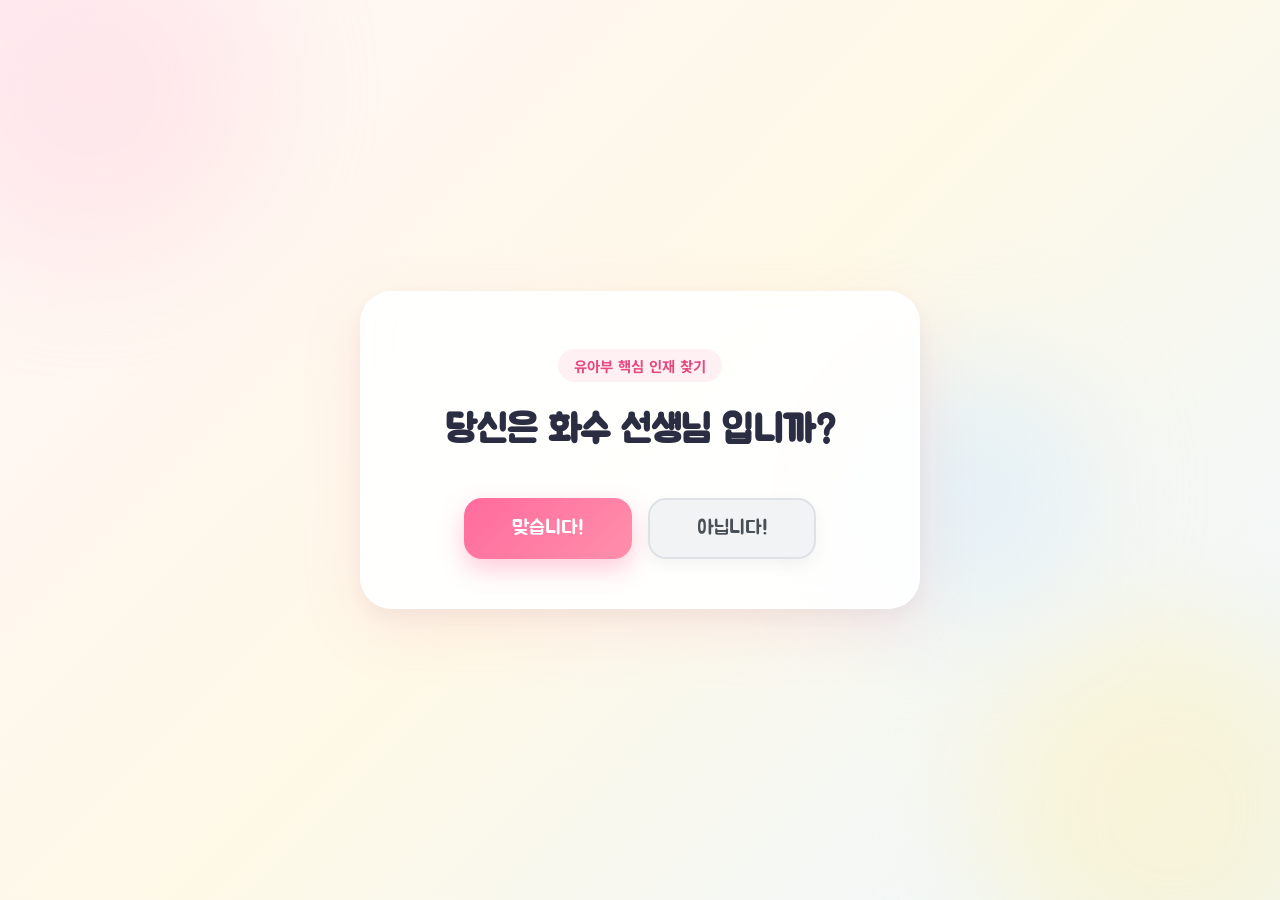
<file: index.html>
<!DOCTYPE html>
<html lang="ko">
<head>
  <meta charset="UTF-8">
  <meta name="viewport" content="width=device-width, initial-scale=1.0">
  <title>유아부 핵심 인재 찾기</title>
  <meta property="og:title" content="유아부 핵심 인재 찾기">
  <meta property="og:description" content="당신은 화수 선생님 입니까?">
  <meta property="og:type" content="website">
  <link rel="stylesheet" href="styles.css">
</head>
<body class="main-page">
  <div class="bg-deco" aria-hidden="true">
    <div class="bg-blob one"></div>
    <div class="bg-blob two"></div>
    <div class="bg-blob three"></div>
  </div>

  <main class="main-card">
    <div class="question-badge">유아부 핵심 인재 찾기</div>
    <h1 class="main-question">당신은 화수 선생님 입니까?</h1>

    <div class="button-group">
      <a href="celebrate.html" class="btn btn-yes">맞습니다!</a>
      <a href="rain.html" class="btn btn-no">아닙니다!</a>
    </div>
  </main>
</body>
</html>
</file>
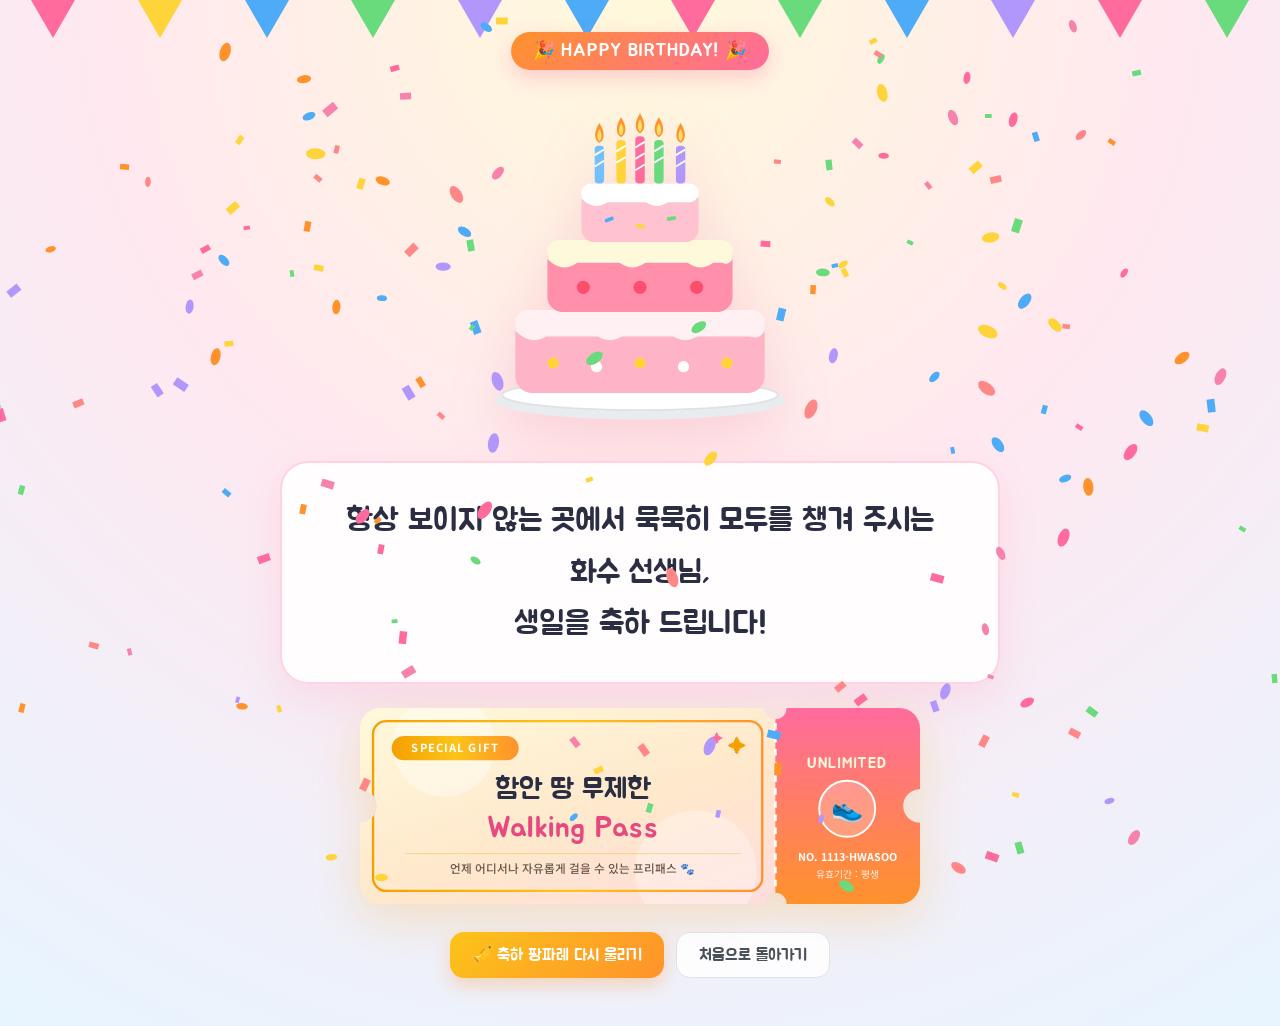
<file: celebrate.html>
<!DOCTYPE html>
<html lang="ko">
<head>
  <meta charset="UTF-8">
  <meta name="viewport" content="width=device-width, initial-scale=1.0">
  <title>화수 선생님, 생일을 축하드립니다!</title>
  <link rel="stylesheet" href="styles.css">
</head>
<body class="celebrate-page">
  <canvas id="confetti-canvas" aria-hidden="true"></canvas>

  <div class="bunting" aria-hidden="true">
    <div class="flag"></div><div class="flag"></div><div class="flag"></div>
    <div class="flag"></div><div class="flag"></div><div class="flag"></div>
    <div class="flag"></div><div class="flag"></div><div class="flag"></div>
    <div class="flag"></div><div class="flag"></div><div class="flag"></div>
  </div>

  <main class="celebrate-container">
    <div class="fanfare-banner">🎉 HAPPY BIRTHDAY! 🎉</div>

    <!-- 커다란 생일 케이크 -->
    <div class="cake-wrapper" aria-label="커다란 생일 케이크">
      <svg class="cake-svg" viewBox="0 0 360 340" xmlns="http://www.w3.org/2000/svg">
        <!-- 케이크 접시 -->
        <ellipse cx="180" cy="312" rx="154" ry="20" fill="#e9ecef" />
        <ellipse cx="180" cy="306" rx="146" ry="16" fill="#ffffff" stroke="#dee2e6" stroke-width="2" />

        <!-- 1단 (가장 아래 큰 케이크) -->
        <rect x="48" y="216" width="264" height="88" rx="18" fill="#ffb3c6" />
        <rect x="48" y="216" width="264" height="28" rx="14" fill="#fff0f3" />
        <!-- 1단 크림 물결 -->
        <path d="M48 238 Q68 258 88 238 T128 238 T168 238 T208 238 T248 238 T288 238 Q304 252 312 238 L312 224 L48 224 Z" fill="#fff0f3" />
        <!-- 1단 장식 점 -->
        <circle cx="88" cy="272" r="6" fill="#ffd43b" />
        <circle cx="134" cy="276" r="6" fill="#ffffff" />
        <circle cx="180" cy="272" r="6" fill="#ffd43b" />
        <circle cx="226" cy="276" r="6" fill="#ffffff" />
        <circle cx="272" cy="272" r="6" fill="#ffd43b" />

        <!-- 2단 (중간 케이크) -->
        <rect x="82" y="142" width="196" height="76" rx="16" fill="#ff8fab" />
        <rect x="82" y="142" width="196" height="24" rx="12" fill="#fff9db" />
        <path d="M82 162 Q100 180 118 162 T154 162 T190 162 T226 162 T262 162 Q272 172 278 162 L278 150 L82 150 Z" fill="#fff9db" />
        <!-- 2단 딸기 장식 -->
        <circle cx="120" cy="192" r="7" fill="#ff4d6d" />
        <circle cx="180" cy="192" r="7" fill="#ff4d6d" />
        <circle cx="240" cy="192" r="7" fill="#ff4d6d" />

        <!-- 3단 (맨 위 케이크) -->
        <rect x="118" y="82" width="124" height="62" rx="14" fill="#ffc2d1" />
        <rect x="118" y="82" width="124" height="20" rx="10" fill="#ffffff" />
        <path d="M118 98 Q134 114 150 98 T182 98 T214 98 T242 98 L242 88 L118 88 Z" fill="#ffffff" />
        <!-- 3단 스프링클 -->
        <rect x="142" y="120" width="10" height="4" rx="2" transform="rotate(-20 142 120)" fill="#4dabf7" />
        <rect x="176" y="124" width="10" height="4" rx="2" transform="rotate(15 176 124)" fill="#ffd43b" />
        <rect x="208" y="118" width="10" height="4" rx="2" transform="rotate(-10 208 118)" fill="#69db7c" />

        <!-- 촛불 5개 -->
        <!-- 촛불 1 -->
        <rect x="132" y="42" width="10" height="40" rx="4" fill="#74c0fc" />
        <path d="M132 52 L142 46 M132 64 L142 58" stroke="#ffffff" stroke-width="2" />
        <path class="flame" d="M137 18 C143 27 143 36 137 39 C131 36 131 27 137 18 Z" fill="#ff922b" />
        <path class="flame" d="M137 24 C140 29 140 35 137 37 C134 35 134 29 137 24 Z" fill="#ffe066" />

        <!-- 촛불 2 -->
        <rect x="155" y="36" width="10" height="46" rx="4" fill="#ffd43b" />
        <path d="M155 48 L165 42 M155 60 L165 54" stroke="#ffffff" stroke-width="2" />
        <path class="flame delay-1" d="M160 12 C166 21 166 30 160 33 C154 30 154 21 160 12 Z" fill="#ff922b" />
        <path class="flame delay-1" d="M160 18 C163 23 163 29 160 31 C157 29 157 23 160 18 Z" fill="#ffe066" />

        <!-- 촛불 3 (중앙) -->
        <rect x="175" y="32" width="10" height="50" rx="4" fill="#ff6b9d" />
        <path d="M175 44 L185 38 M175 56 L185 50 M175 68 L185 62" stroke="#ffffff" stroke-width="2" />
        <path class="flame delay-2" d="M180 8 C186 17 186 26 180 29 C174 26 174 17 180 8 Z" fill="#ff922b" />
        <path class="flame delay-2" d="M180 14 C183 19 183 25 180 27 C177 25 177 19 180 14 Z" fill="#ffe066" />

        <!-- 촛불 4 -->
        <rect x="195" y="36" width="10" height="46" rx="4" fill="#69db7c" />
        <path d="M195 48 L205 42 M195 60 L205 54" stroke="#ffffff" stroke-width="2" />
        <path class="flame delay-3" d="M200 12 C206 21 206 30 200 33 C194 30 194 21 200 12 Z" fill="#ff922b" />
        <path class="flame delay-3" d="M200 18 C203 23 203 29 200 31 C197 29 197 23 200 18 Z" fill="#ffe066" />

        <!-- 촛불 5 -->
        <rect x="218" y="42" width="10" height="40" rx="4" fill="#b197fc" />
        <path d="M218 52 L228 46 M218 64 L228 58" stroke="#ffffff" stroke-width="2" />
        <path class="flame delay-4" d="M223 18 C229 27 229 36 223 39 C217 36 217 27 223 18 Z" fill="#ff922b" />
        <path class="flame delay-4" d="M223 24 C226 29 226 35 223 37 C220 35 220 29 223 24 Z" fill="#ffe066" />
      </svg>
    </div>

    <div class="celebrate-message-box">
      <p class="celebrate-message">
        항상 보이지 않는 곳에서 묵묵히 모두를 챙겨 주시는 화수 선생님,<br>
        생일을 축하 드립니다!
      </p>
    </div>

    <!-- 함안 땅 무제한 Walking Pass 티켓 이미지 -->
    <div class="ticket-wrapper">
      <svg class="ticket-svg" viewBox="0 0 600 210" role="img" aria-label="함안 땅 무제한 Walking Pass 티켓" xmlns="http://www.w3.org/2000/svg">
        <defs>
          <linearGradient id="ticketBg" x1="0%" y1="0%" x2="100%" y2="100%">
            <stop offset="0%" stop-color="#fff9db" />
            <stop offset="50%" stop-color="#ffe8cc" />
            <stop offset="100%" stop-color="#ffd8e4" />
          </linearGradient>
          <linearGradient id="ticketGold" x1="0%" y1="0%" x2="100%" y2="0%">
            <stop offset="0%" stop-color="#f59f00" />
            <stop offset="50%" stop-color="#fcc419" />
            <stop offset="100%" stop-color="#ff922b" />
          </linearGradient>
          <linearGradient id="stubBg" x1="0%" y1="0%" x2="0%" y2="100%">
            <stop offset="0%" stop-color="#ff6b9d" />
            <stop offset="100%" stop-color="#ff922b" />
          </linearGradient>
          <mask id="ticketMask">
            <rect x="0" y="0" width="600" height="210" rx="22" fill="#ffffff" />
            <!-- 좌우 반원 펀칭 -->
            <circle cx="0" cy="105" r="18" fill="#000000" />
            <circle cx="600" cy="105" r="18" fill="#000000" />
            <!-- 절취선 상하 노치 -->
            <circle cx="445" cy="0" r="12" fill="#000000" />
            <circle cx="445" cy="210" r="12" fill="#000000" />
          </mask>
        </defs>

        <g mask="url(#ticketMask)">
          <!-- 티켓 배경 -->
          <rect x="0" y="0" width="600" height="210" fill="url(#ticketBg)" />
          <!-- 오른쪽 스텁 영역 -->
          <rect x="445" y="0" width="155" height="210" fill="url(#stubBg)" />
          <!-- 장식용 은은한 원 -->
          <circle cx="90" cy="40" r="55" fill="#ffffff" opacity="0.35" />
          <circle cx="360" cy="175" r="65" fill="#ffffff" opacity="0.3" />

          <!-- 안쪽 골드 테두리 -->
          <rect x="14" y="14" width="417" height="182" rx="14" fill="none" stroke="url(#ticketGold)" stroke-width="2.5" />

          <!-- 상단 VIP 배지 -->
          <rect x="34" y="30" width="136" height="26" rx="13" fill="url(#ticketGold)" />
          <text x="102" y="47" text-anchor="middle" fill="#ffffff" font-family="'Noto Sans KR', sans-serif" font-size="12" font-weight="700" letter-spacing="1.2">SPECIAL GIFT</text>

          <!-- 반짝이 별 장식 -->
          <text x="404" y="48" text-anchor="middle" fill="#f59f00" font-size="20">✦</text>
          <text x="382" y="38" text-anchor="middle" fill="#ff6b9d" font-size="13">✦</text>

          <!-- 메인 티켓 타이틀 -->
          <text x="228" y="96" text-anchor="middle" fill="#2b2d42" font-family="'Jua', 'Noto Sans KR', sans-serif" font-size="30">함안 땅 무제한</text>
          <text x="228" y="138" text-anchor="middle" fill="#e64980" font-family="'Jua', 'Noto Sans KR', sans-serif" font-size="32" letter-spacing="0.5">Walking Pass</text>

          <!-- 하단 안내 문구 -->
          <line x1="48" y1="156" x2="408" y2="156" stroke="#f59f00" stroke-width="1" stroke-opacity="0.35" />
          <text x="228" y="177" text-anchor="middle" fill="#6c584c" font-family="'Noto Sans KR', sans-serif" font-size="12.5" font-weight="500">언제 어디서나 자유롭게 걸을 수 있는 프리패스 🐾</text>

          <!-- 절취선 -->
          <line x1="445" y1="16" x2="445" y2="194" stroke="#ffffff" stroke-width="3" stroke-dasharray="7 7" />

          <!-- 오른쪽 스텁 내용 -->
          <text x="522" y="64" text-anchor="middle" fill="#fff9db" font-family="'Jua', 'Noto Sans KR', sans-serif" font-size="16" letter-spacing="1">UNLIMITED</text>
          <circle cx="522" cy="108" r="30" fill="rgba(255,255,255,0.22)" stroke="#ffffff" stroke-width="2" />
          <text x="522" y="117" text-anchor="middle" font-size="28">👟</text>
          <text x="522" y="164" text-anchor="middle" fill="#ffffff" font-family="'Noto Sans KR', sans-serif" font-size="11.5" font-weight="700">NO. 1113-HWASOO</text>
          <text x="522" y="182" text-anchor="middle" fill="rgba(255,255,255,0.88)" font-family="'Noto Sans KR', sans-serif" font-size="10.5">유효기간 : 평생</text>
        </g>
      </svg>
    </div>

    <div class="celebrate-actions">
      <button type="button" id="replay-fanfare-btn" class="btn btn-fanfare">🎺 축하 팡파레 다시 울리기</button>
      <a href="index.html" class="btn btn-back-light">처음으로 돌아가기</a>
    </div>
  </main>

  <script>
    // 1. 꽃가루 & 축하 컨페티 애니메이션
    const canvas = document.getElementById('confetti-canvas');
    const ctx = canvas.getContext('2d');
    let width = (canvas.width = window.innerWidth);
    let height = (canvas.height = window.innerHeight);

    window.addEventListener('resize', () => {
      width = canvas.width = window.innerWidth;
      height = canvas.height = window.innerHeight;
    });

    const colors = [
      '#ff6b9d', '#ffd43b', '#4dabf7', '#69db7c',
      '#b197fc', '#ff922b', '#ff8787', '#f783ac'
    ];

    const particles = [];

    function createParticle(fromSide = null) {
      const isPetal = Math.random() < 0.45;
      let x, y, vx, vy;

      if (fromSide === 'left') {
        x = 0;
        y = height * (0.4 + Math.random() * 0.4);
        vx = 4 + Math.random() * 8;
        vy = -(6 + Math.random() * 8);
      } else if (fromSide === 'right') {
        x = width;
        y = height * (0.4 + Math.random() * 0.4);
        vx = -(4 + Math.random() * 8);
        vy = -(6 + Math.random() * 8);
      } else {
        x = Math.random() * width;
        y = -20 - Math.random() * height * 0.4;
        vx = (Math.random() - 0.5) * 2.2;
        vy = 1.6 + Math.random() * 2.4;
      }

      return {
        x,
        y,
        vx,
        vy,
        size: 6 + Math.random() * 8,
        color: colors[Math.floor(Math.random() * colors.length)],
        rotation: Math.random() * Math.PI * 2,
        rotSpeed: (Math.random() - 0.5) * 0.14,
        swayOffset: Math.random() * Math.PI * 2,
        isPetal,
        burst: Boolean(fromSide)
      };
    }

    function launchFanfareBurst() {
      for (let i = 0; i < 45; i++) {
        particles.push(createParticle('left'));
        particles.push(createParticle('right'));
      }
    }

    // 초기 꽃가루 세팅 + 팡파레 발사
    for (let i = 0; i < 90; i++) {
      const p = createParticle();
      p.y = Math.random() * height;
      particles.push(p);
    }
    launchFanfareBurst();

    function animateConfetti() {
      ctx.clearRect(0, 0, width, height);

      for (let i = particles.length - 1; i >= 0; i--) {
        const p = particles[i];
        p.swayOffset += 0.04;
        p.x += p.vx + Math.sin(p.swayOffset) * 0.7;
        p.y += p.vy;
        p.rotation += p.rotSpeed;

        if (p.burst) {
          p.vy += 0.16; // 중력
          p.vx *= 0.99;
        }

        ctx.save();
        ctx.translate(p.x, p.y);
        ctx.rotate(p.rotation);
        ctx.fillStyle = p.color;

        if (p.isPetal) {
          // 꽃잎 모양
          ctx.beginPath();
          ctx.ellipse(0, 0, p.size * 0.75, p.size * 0.42, 0, 0, Math.PI * 2);
          ctx.fill();
        } else {
          // 반짝이 종이 조각
          ctx.fillRect(-p.size / 2, -p.size / 3, p.size, p.size * 0.6);
        }
        ctx.restore();

        if (p.y > height + 30) {
          if (p.burst && particles.length > 110) {
            particles.splice(i, 1);
          } else {
            particles[i] = createParticle();
          }
        }
      }

      requestAnimationFrame(animateConfetti);
    }
    animateConfetti();

    // 2. Web Audio API 축하 팡파레 사운드
    let audioCtx = null;

    function playFanfareSound() {
      try {
        const AudioContext = window.AudioContext || window.webkitAudioContext;
        if (!AudioContext) return;
        if (!audioCtx) audioCtx = new AudioContext();
        if (audioCtx.state === 'suspended') {
          audioCtx.resume();
        }

        const now = audioCtx.currentTime;
        // C5 - E5 - G5 - C6 팡파레 멜로디 + 화음
        const notes = [
          { freq: 523.25, start: 0.0, dur: 0.14 },
          { freq: 659.25, start: 0.14, dur: 0.14 },
          { freq: 783.99, start: 0.28, dur: 0.14 },
          { freq: 1046.50, start: 0.44, dur: 0.55 },
          // 마지막 화음
          { freq: 523.25, start: 0.44, dur: 0.55 },
          { freq: 659.25, start: 0.44, dur: 0.55 },
          { freq: 783.99, start: 0.44, dur: 0.55 }
        ];

        notes.forEach(({ freq, start, dur }) => {
          const osc = audioCtx.createOscillator();
          const gain = audioCtx.createGain();
          osc.type = 'triangle';
          osc.frequency.setValueAtTime(freq, now + start);

          gain.gain.setValueAtTime(0.001, now + start);
          gain.gain.exponentialRampToValueAtTime(0.14, now + start + 0.03);
          gain.gain.exponentialRampToValueAtTime(0.001, now + start + dur);

          osc.connect(gain);
          gain.connect(audioCtx.destination);
          osc.start(now + start);
          osc.stop(now + start + dur + 0.02);
        });
      } catch (e) {
        // 오디오 재생이 차단되어도 화면 동작에는 영향 없음
      }
    }

    // 페이지 진입 시 자동 재생 시도
    window.addEventListener('DOMContentLoaded', () => {
      playFanfareSound();
    });

    document.getElementById('replay-fanfare-btn').addEventListener('click', () => {
      launchFanfareBurst();
      playFanfareSound();
    });
  </script>
</body>
</html>
</file>
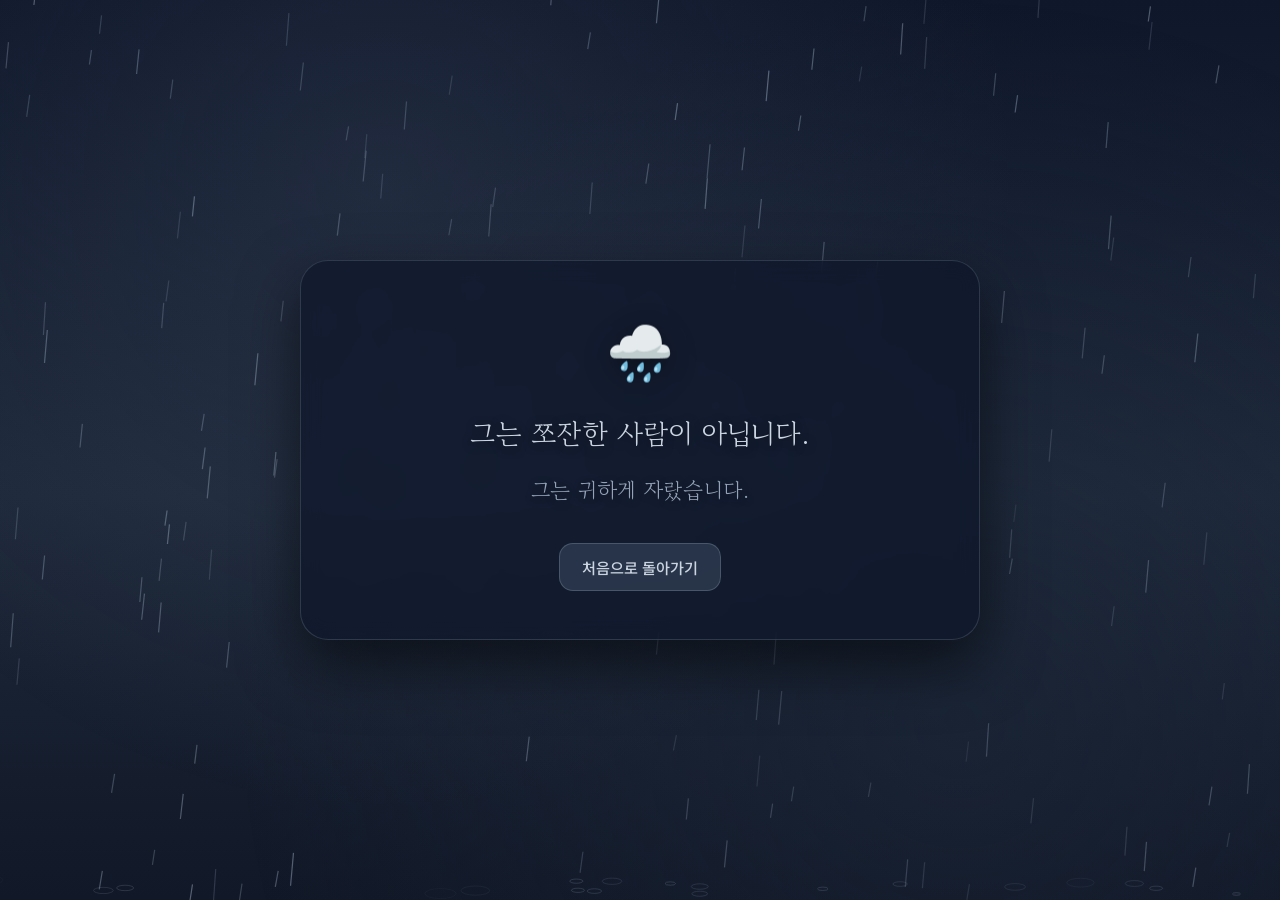
<file: rain.html>
<!DOCTYPE html>
<html lang="ko">
<head>
  <meta charset="UTF-8">
  <meta name="viewport" content="width=device-width, initial-scale=1.0">
  <title>비가 내립니다...</title>
  <link rel="stylesheet" href="styles.css">
</head>
<body class="rain-page">
  <canvas id="rain-canvas" aria-hidden="true"></canvas>
  <div class="storm-fog" aria-hidden="true"></div>
  <div id="lightning" class="lightning-flash" aria-hidden="true"></div>

  <main class="rain-container">
    <div class="rain-icon" aria-hidden="true">🌧️</div>
    <p class="rain-message">
      그는 쪼잔한 사람이 아닙니다.
    </p>
    <p class="rain-submessage">
      그는 귀하게 자랐습니다.
    </p>
    <div class="rain-actions">
      <a href="index.html" class="btn btn-back-dark">처음으로 돌아가기</a>
    </div>
  </main>

  <script>
    const canvas = document.getElementById('rain-canvas');
    const ctx = canvas.getContext('2d');
    const lightningEl = document.getElementById('lightning');

    let width = (canvas.width = window.innerWidth);
    let height = (canvas.height = window.innerHeight);

    window.addEventListener('resize', () => {
      width = canvas.width = window.innerWidth;
      height = canvas.height = window.innerHeight;
    });

    const drops = [];
    const splashes = [];
    const dropCount = 190;

    function createDrop(randomY = false) {
      return {
        x: Math.random() * (width + 120) - 60,
        y: randomY ? Math.random() * height : -40 - Math.random() * 120,
        len: 14 + Math.random() * 20,
        speed: 9 + Math.random() * 8,
        wind: -1.4 - Math.random() * 0.8,
        alpha: 0.2 + Math.random() * 0.35
      };
    }

    for (let i = 0; i < dropCount; i++) {
      drops.push(createDrop(true));
    }

    function animateRain() {
      ctx.clearRect(0, 0, width, height);

      // 빗줄기 그리기
      for (let i = 0; i < drops.length; i++) {
        const d = drops[i];
        d.x += d.wind;
        d.y += d.speed;

        ctx.strokeStyle = `rgba(148, 163, 184, ${d.alpha})`;
        ctx.lineWidth = 1.2;
        ctx.beginPath();
        ctx.moveTo(d.x, d.y);
        ctx.lineTo(d.x + d.wind * 1.4, d.y + d.len);
        ctx.stroke();

        if (d.y > height - 10) {
          if (Math.random() < 0.35) {
            splashes.push({
              x: d.x,
              y: height - 6 - Math.random() * 14,
              r: 2,
              maxR: 10 + Math.random() * 10,
              alpha: 0.35
            });
          }
          drops[i] = createDrop(false);
        }
      }

      // 바닥 빗물 파문 그리기
      for (let i = splashes.length - 1; i >= 0; i--) {
        const s = splashes[i];
        s.r += 0.65;
        s.alpha -= 0.014;

        if (s.alpha <= 0 || s.r >= s.maxR) {
          splashes.splice(i, 1);
          continue;
        }

        ctx.strokeStyle = `rgba(148, 163, 184, ${s.alpha})`;
        ctx.lineWidth = 1;
        ctx.beginPath();
        ctx.ellipse(s.x, s.y, s.r, s.r * 0.32, 0, 0, Math.PI * 2);
        ctx.stroke();
      }

      requestAnimationFrame(animateRain);
    }

    animateRain();

    // 가끔 어두운 번개 번쩍임 효과
    function triggerLightning() {
      lightningEl.style.opacity = '1';
      setTimeout(() => {
        lightningEl.style.opacity = '0';
      }, 90);
      setTimeout(() => {
        lightningEl.style.opacity = '0.6';
      }, 170);
      setTimeout(() => {
        lightningEl.style.opacity = '0';
      }, 260);

      const nextDelay = 4500 + Math.random() * 6500;
      setTimeout(triggerLightning, nextDelay);
    }

    setTimeout(triggerLightning, 2800);
  </script>
</body>
</html>
</file>
<file: styles.css>
@import url('https://fonts.googleapis.com/css2?family=Gowun+Batang:wght@400;700&family=Jua&family=Noto+Sans+KR:wght@400;500;700;900&display=swap');

:root {
  --font-main: 'Noto Sans KR', 'Malgun Gothic', 'Apple SD Gothic Neo', sans-serif;
  --font-display: 'Jua', 'Noto Sans KR', 'Malgun Gothic', sans-serif;
  --font-serif: 'Gowun Batang', 'Noto Serif KR', serif;
}

* {
  box-sizing: border-box;
  margin: 0;
  padding: 0;
}

html,
body {
  width: 100%;
  min-height: 100vh;
  font-family: var(--font-main);
  overflow-x: hidden;
}

/* ==================== MAIN PAGE ==================== */
body.main-page {
  display: flex;
  align-items: center;
  justify-content: center;
  background: linear-gradient(135deg, #fff5f7 0%, #fef9e7 50%, #eef7ff 100%);
  position: relative;
  padding: 24px;
}

.bg-deco {
  position: fixed;
  inset: 0;
  pointer-events: none;
  overflow: hidden;
  z-index: 0;
}

.bg-blob {
  position: absolute;
  border-radius: 50%;
  filter: blur(60px);
  opacity: 0.45;
  animation: floatBlob 10s ease-in-out infinite alternate;
}

.bg-blob.one {
  width: 340px;
  height: 340px;
  background: #ffd6e0;
  top: -80px;
  left: -80px;
}

.bg-blob.two {
  width: 380px;
  height: 380px;
  background: #fff0b3;
  bottom: -100px;
  right: -80px;
  animation-delay: -4s;
}

.bg-blob.three {
  width: 260px;
  height: 260px;
  background: #cfe8ff;
  top: 40%;
  left: 65%;
  animation-delay: -2s;
}

@keyframes floatBlob {
  0% {
    transform: translate(0, 0) scale(1);
  }
  100% {
    transform: translate(24px, -24px) scale(1.08);
  }
}

.main-card {
  position: relative;
  z-index: 1;
  background: rgba(255, 255, 255, 0.88);
  backdrop-filter: blur(14px);
  border: 2px solid rgba(255, 255, 255, 0.9);
  border-radius: 32px;
  padding: 56px 44px 48px;
  max-width: 560px;
  width: 100%;
  text-align: center;
  box-shadow:
    0 20px 60px rgba(255, 143, 171, 0.16),
    0 8px 24px rgba(0, 0, 0, 0.05);
  animation: cardEnter 0.7s cubic-bezier(0.22, 1, 0.36, 1) both;
}

@keyframes cardEnter {
  from {
    opacity: 0;
    transform: translateY(24px) scale(0.96);
  }
  to {
    opacity: 1;
    transform: translateY(0) scale(1);
  }
}

.question-badge {
  display: inline-block;
  padding: 6px 16px;
  border-radius: 999px;
  background: #fff0f3;
  color: #e64980;
  font-size: 0.9rem;
  font-weight: 700;
  margin-bottom: 22px;
  letter-spacing: 0.02em;
}

.main-question {
  font-family: var(--font-display);
  font-size: clamp(1.75rem, 4.5vw, 2.4rem);
  color: #2b2d42;
  line-height: 1.4;
  margin-bottom: 40px;
  word-break: keep-all;
}

.button-group {
  display: flex;
  gap: 16px;
  justify-content: center;
  flex-wrap: wrap;
}

.btn {
  display: inline-flex;
  align-items: center;
  justify-content: center;
  gap: 8px;
  min-width: 168px;
  padding: 16px 28px;
  border-radius: 18px;
  font-family: var(--font-display);
  font-size: 1.25rem;
  text-decoration: none;
  cursor: pointer;
  border: none;
  transition: transform 0.2s cubic-bezier(0.22, 1, 0.36, 1), box-shadow 0.2s ease, filter 0.2s ease;
}

.btn:active {
  transform: translateY(1px) scale(0.98);
}

.btn-yes {
  background: linear-gradient(135deg, #ff6b9d 0%, #ff8fab 100%);
  color: #ffffff;
  box-shadow: 0 10px 24px rgba(255, 107, 157, 0.35);
}

.btn-yes:hover {
  transform: translateY(-3px) scale(1.03);
  box-shadow: 0 14px 30px rgba(255, 107, 157, 0.45);
}

.btn-no {
  background: #f1f3f5;
  color: #495057;
  border: 2px solid #dee2e6;
  box-shadow: 0 6px 16px rgba(0, 0, 0, 0.05);
}

.btn-no:hover {
  transform: translateY(-3px);
  background: #e9ecef;
  color: #212529;
}

/* ==================== CELEBRATE PAGE ==================== */
body.celebrate-page {
  display: flex;
  flex-direction: column;
  align-items: center;
  justify-content: center;
  background: radial-gradient(circle at top, #fff9db 0%, #ffe8f0 45%, #e7f5ff 100%);
  position: relative;
  padding: 32px 20px 48px;
  overflow: hidden;
}

#confetti-canvas {
  position: fixed;
  inset: 0;
  width: 100%;
  height: 100%;
  pointer-events: none;
  z-index: 10;
}

.bunting {
  position: fixed;
  top: 0;
  left: 0;
  width: 100%;
  height: 54px;
  display: flex;
  justify-content: space-around;
  pointer-events: none;
  z-index: 5;
}

.flag {
  width: 0;
  height: 0;
  border-left: 22px solid transparent;
  border-right: 22px solid transparent;
  border-top: 38px solid #ff6b9d;
  animation: swing 2.6s ease-in-out infinite alternate;
  transform-origin: top center;
}

.flag:nth-child(2n) { border-top-color: #ffd43b; animation-delay: -0.6s; }
.flag:nth-child(3n) { border-top-color: #4dabf7; animation-delay: -1.2s; }
.flag:nth-child(4n) { border-top-color: #69db7c; animation-delay: -1.8s; }
.flag:nth-child(5n) { border-top-color: #b197fc; animation-delay: -0.3s; }

@keyframes swing {
  from { transform: rotate(-5deg); }
  to { transform: rotate(5deg); }
}

.celebrate-container {
  position: relative;
  z-index: 6;
  max-width: 720px;
  width: 100%;
  text-align: center;
  display: flex;
  flex-direction: column;
  align-items: center;
}

.fanfare-banner {
  display: inline-flex;
  align-items: center;
  gap: 8px;
  background: linear-gradient(135deg, #ff922b, #ff6b9d);
  color: #fff;
  padding: 8px 22px;
  border-radius: 999px;
  font-family: var(--font-display);
  font-size: 1.1rem;
  letter-spacing: 0.04em;
  box-shadow: 0 8px 20px rgba(255, 107, 157, 0.3);
  margin-bottom: 24px;
  animation: popBounce 0.8s cubic-bezier(0.34, 1.56, 0.64, 1) both;
}

@keyframes popBounce {
  0% { opacity: 0; transform: scale(0.5); }
  100% { opacity: 1; transform: scale(1); }
}

/* Giant Birthday Cake */
.cake-wrapper {
  position: relative;
  margin: 12px auto 34px;
  animation: cakeRise 0.9s cubic-bezier(0.22, 1, 0.36, 1) 0.15s both;
  filter: drop-shadow(0 18px 28px rgba(230, 73, 128, 0.18));
}

@keyframes cakeRise {
  from { opacity: 0; transform: translateY(36px) scale(0.9); }
  to { opacity: 1; transform: translateY(0) scale(1); }
}

.cake-svg {
  width: min(340px, 78vw);
  height: auto;
  display: block;
}

.flame {
  transform-box: fill-box;
  transform-origin: center bottom;
  animation: flicker 0.9s ease-in-out infinite alternate;
}

.flame.delay-1 { animation-delay: -0.3s; }
.flame.delay-2 { animation-delay: -0.6s; }
.flame.delay-3 { animation-delay: -0.15s; }
.flame.delay-4 { animation-delay: -0.45s; }

@keyframes flicker {
  0% { transform: scale(1) rotate(-3deg); opacity: 0.95; }
  50% { transform: scale(1.08, 1.15) rotate(2deg); opacity: 1; }
  100% { transform: scale(0.95, 1.05) rotate(-2deg); opacity: 0.9; }
}

.celebrate-message-box {
  background: rgba(255, 255, 255, 0.9);
  backdrop-filter: blur(12px);
  border: 2px solid rgba(255, 182, 206, 0.6);
  border-radius: 28px;
  padding: 32px 36px;
  box-shadow: 0 16px 40px rgba(255, 107, 157, 0.14);
  margin-bottom: 24px;
  animation: fadeUp 0.8s ease 0.35s both;
}

.ticket-wrapper {
  width: 100%;
  max-width: 560px;
  margin: 0 auto 28px;
  animation: fadeUp 0.8s ease 0.45s both;
  filter: drop-shadow(0 14px 24px rgba(245, 159, 0, 0.22));
  transition: transform 0.25s ease;
}

.ticket-wrapper:hover {
  transform: translateY(-4px) rotate(-0.8deg);
}

.ticket-svg {
  width: 100%;
  height: auto;
  display: block;
}

@keyframes fadeUp {
  from { opacity: 0; transform: translateY(20px); }
  to { opacity: 1; transform: translateY(0); }
}

.celebrate-message {
  font-family: var(--font-display);
  font-size: clamp(1.35rem, 3.6vw, 1.95rem);
  color: #2b2d42;
  line-height: 1.65;
  word-break: keep-all;
}

.celebrate-actions {
  display: flex;
  gap: 12px;
  flex-wrap: wrap;
  justify-content: center;
  animation: fadeUp 0.8s ease 0.55s both;
}

.btn-fanfare {
  background: linear-gradient(135deg, #fcc419, #ff922b);
  color: #fff;
  font-size: 1rem;
  min-width: auto;
  padding: 12px 22px;
  border-radius: 14px;
  box-shadow: 0 8px 18px rgba(255, 146, 43, 0.3);
}

.btn-fanfare:hover {
  transform: translateY(-2px);
}

.btn-back-light {
  background: rgba(255, 255, 255, 0.85);
  color: #495057;
  border: 1.5px solid #dee2e6;
  font-size: 1rem;
  min-width: auto;
  padding: 12px 22px;
  border-radius: 14px;
}

.btn-back-light:hover {
  background: #ffffff;
  transform: translateY(-2px);
}

@media (max-width: 600px), (max-height: 780px) {
  body.celebrate-page {
    min-height: 100dvh;
    padding: 28px 14px 16px;
    overflow-y: auto;
  }

  .bunting {
    height: 28px;
  }

  .flag {
    border-left-width: 14px;
    border-right-width: 14px;
    border-top-width: 24px;
  }

  .fanfare-banner {
    font-size: 0.9rem;
    padding: 5px 14px;
    margin-bottom: 8px;
  }

  .cake-wrapper {
    margin: 4px auto 10px;
  }

  .cake-svg {
    width: min(175px, 44vw, 23vh);
  }

  .celebrate-message-box {
    padding: 14px 16px;
    border-radius: 18px;
    margin-bottom: 10px;
  }

  .celebrate-message {
    font-size: clamp(0.98rem, 3.8vw, 1.25rem);
    line-height: 1.42;
  }

  .ticket-wrapper {
    max-width: min(390px, 90vw);
    margin: 0 auto 12px;
  }

  .celebrate-actions {
    gap: 8px;
  }

  .btn-fanfare,
  .btn-back-light {
    font-size: 0.85rem;
    padding: 9px 14px;
    border-radius: 12px;
  }
}

/* ==================== RAIN PAGE ==================== */
body.rain-page {
  display: flex;
  flex-direction: column;
  align-items: center;
  justify-content: center;
  background: linear-gradient(180deg, #0f172a 0%, #1e293b 55%, #111827 100%);
  color: #e2e8f0;
  position: relative;
  padding: 32px 20px;
  overflow: hidden;
}

#rain-canvas {
  position: fixed;
  inset: 0;
  width: 100%;
  height: 100%;
  pointer-events: none;
  z-index: 1;
}

.storm-fog {
  position: fixed;
  inset: 0;
  background:
    radial-gradient(circle at 30% 20%, rgba(100, 116, 139, 0.16), transparent 55%),
    radial-gradient(circle at 75% 80%, rgba(30, 41, 59, 0.45), transparent 60%);
  pointer-events: none;
  z-index: 2;
}

.lightning-flash {
  position: fixed;
  inset: 0;
  background: rgba(203, 213, 225, 0.18);
  opacity: 0;
  pointer-events: none;
  z-index: 3;
  transition: opacity 0.15s ease;
}

.rain-container {
  position: relative;
  z-index: 5;
  max-width: 680px;
  width: 100%;
  text-align: center;
  background: rgba(15, 23, 42, 0.72);
  backdrop-filter: blur(10px);
  border: 1px solid rgba(148, 163, 184, 0.22);
  border-radius: 28px;
  padding: 48px 36px;
  box-shadow: 0 24px 60px rgba(0, 0, 0, 0.55);
  animation: gloomyFade 1.1s ease both;
}

@keyframes gloomyFade {
  from { opacity: 0; transform: translateY(16px); }
  to { opacity: 1; transform: translateY(0); }
}

.rain-icon {
  font-size: 3.4rem;
  margin-bottom: 20px;
  display: inline-block;
  filter: grayscale(0.35) drop-shadow(0 6px 14px rgba(0, 0, 0, 0.45));
  animation: cloudSigh 3.5s ease-in-out infinite alternate;
}

@keyframes cloudSigh {
  from { transform: translateY(0); }
  to { transform: translateY(6px); }
}

.rain-message {
  font-family: var(--font-serif);
  font-size: clamp(1.25rem, 3.3vw, 1.75rem);
  line-height: 1.8;
  color: #cbd5e1;
  word-break: keep-all;
  margin-bottom: 14px;
  text-shadow: 0 2px 10px rgba(0, 0, 0, 0.5);
}

.rain-submessage {
  font-family: var(--font-serif);
  font-size: clamp(1.05rem, 2.7vw, 1.35rem);
  line-height: 1.7;
  color: #94a3b8;
  word-break: keep-all;
  margin-bottom: 34px;
  text-shadow: 0 2px 8px rgba(0, 0, 0, 0.45);
}

.rain-actions {
  display: flex;
  gap: 12px;
  justify-content: center;
  flex-wrap: wrap;
}

.btn-back-dark {
  background: rgba(51, 65, 85, 0.7);
  color: #cbd5e1;
  border: 1px solid rgba(148, 163, 184, 0.3);
  font-family: var(--font-main);
  font-size: 0.95rem;
  font-weight: 500;
  min-width: auto;
  padding: 12px 22px;
  border-radius: 14px;
}

.btn-back-dark:hover {
  background: rgba(71, 85, 105, 0.85);
  color: #ffffff;
  transform: translateY(-2px);
}
</file>
